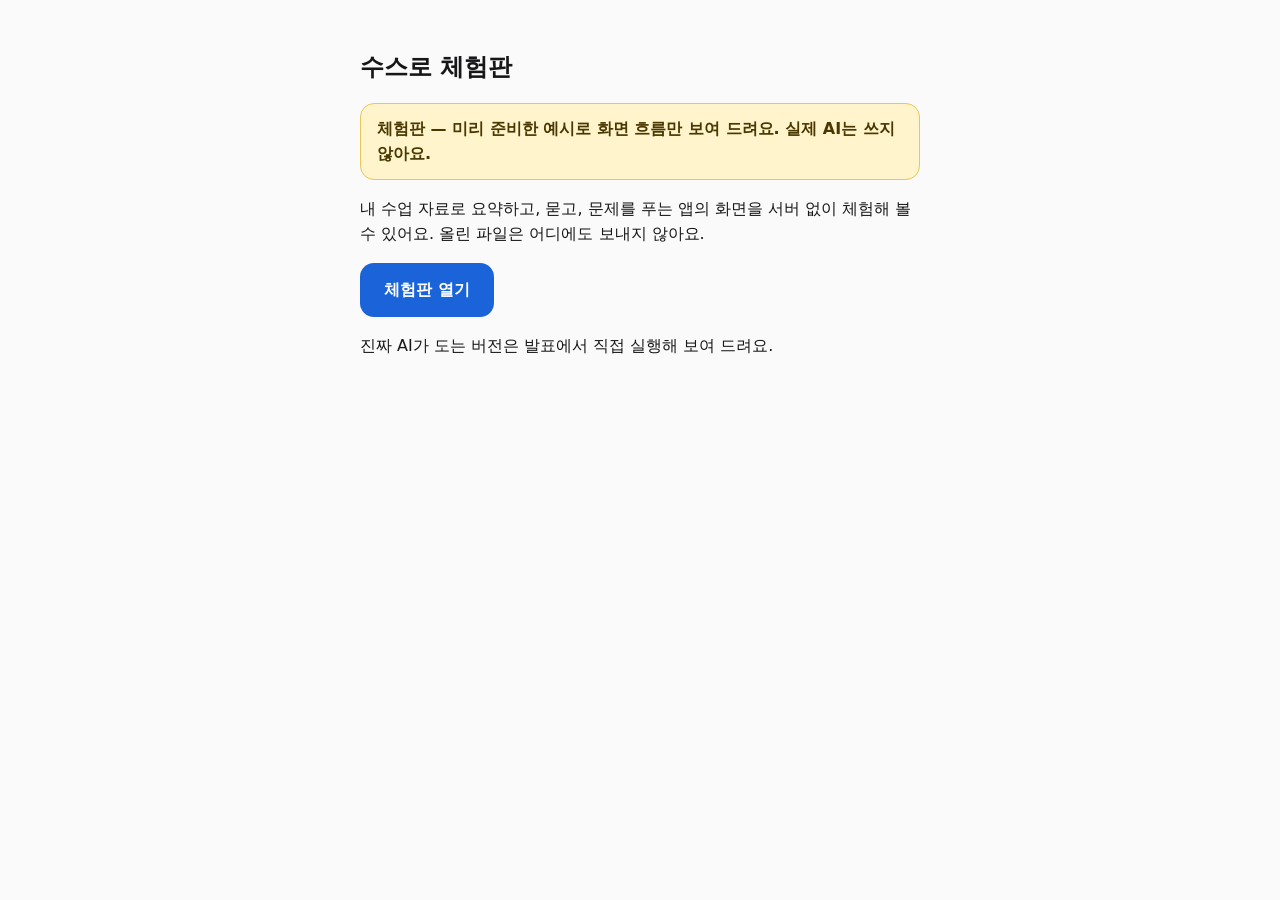
<file: index.html>
<!doctype html>
<html lang="ko">
<head>
<meta charset="utf-8">
<meta name="viewport" content="width=device-width, initial-scale=1">
<title>수스로 체험판 안내</title>
<style>
body { font-family: system-ui, "Apple SD Gothic Neo", "Malgun Gothic", sans-serif; margin: 0; background: #FAFAFA; color: #17171A; }
main { max-width: 560px; margin: 0 auto; padding: 32px 16px; line-height: 1.6; }
h1 { font-size: 24px; }
.btn { display: inline-block; padding: 14px 24px; border-radius: 14px; background: #1B63D8; color: #fff; font-weight: 700; text-decoration: none; }
.note { background: #FFF4CC; color: #4A3800; border: 1px solid #E8C65A; border-radius: 14px; padding: 12px 16px; font-weight: 700; }
a { color: #12468F; }
@media (prefers-color-scheme: dark) { body { background: #121214; color: #F1F1F4; } a { color: #AECDFF; } }
</style>
</head>
<body>
<main>
<h1>수스로 체험판</h1>
<p class="note">체험판 — 미리 준비한 예시로 화면 흐름만 보여 드려요. 실제 AI는 쓰지 않아요.</p>
<p>내 수업 자료로 요약하고, 묻고, 문제를 푸는 앱의 화면을 서버 없이 체험해 볼 수 있어요. 올린 파일은 어디에도 보내지 않아요.</p>
<p><a class="btn" href="demo/">체험판 열기</a></p>
<p>진짜 AI가 도는 버전은 발표에서 직접 실행해 보여 드려요.</p>
</main>
</body>
</html>
</file>
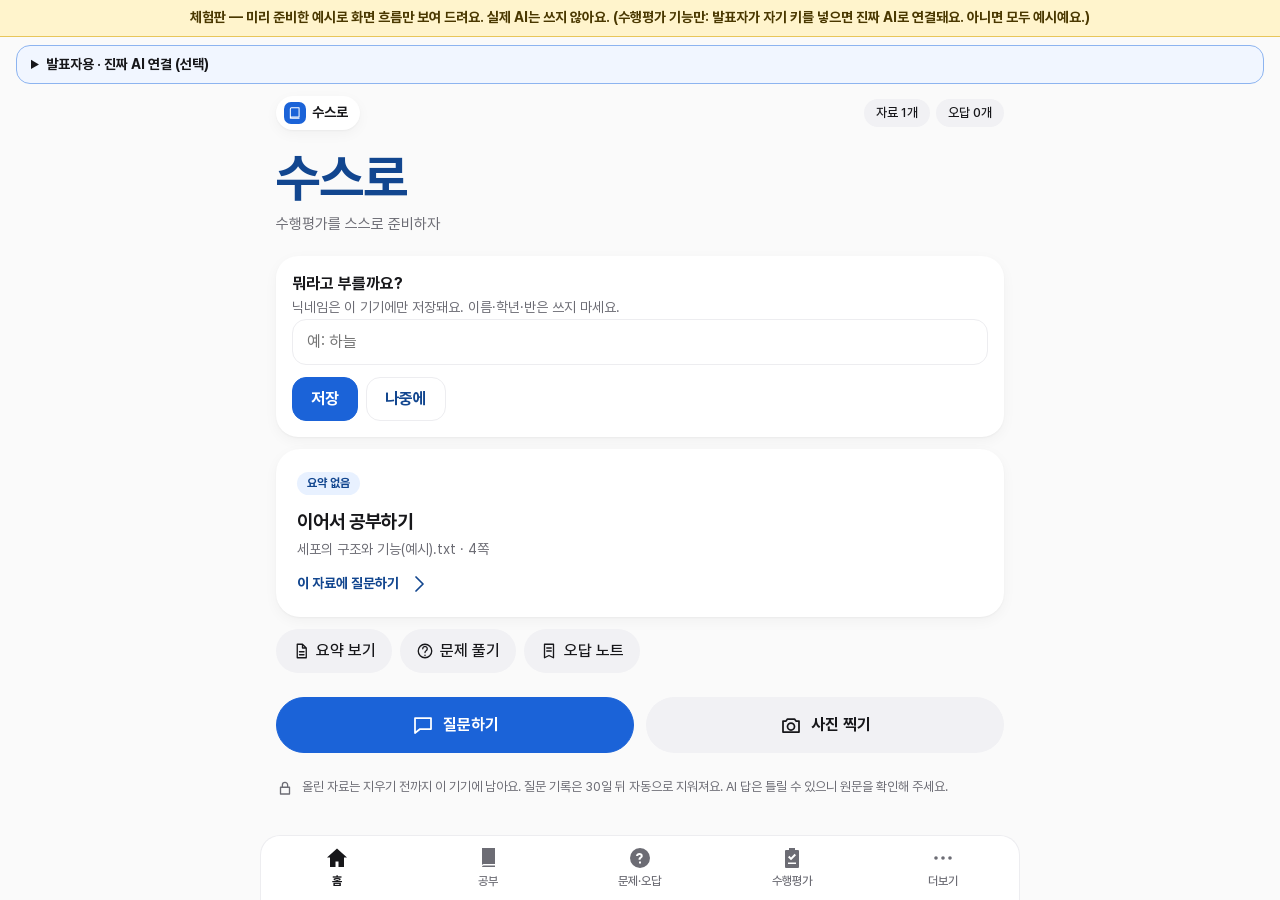
<file: demo/index.html>
<!doctype html>
<html lang="ko">
<head>
  <meta charset="utf-8">
  <meta name="viewport" content="width=device-width, initial-scale=1, viewport-fit=cover">
  <meta name="theme-color" content="#1A5FB8">
  <meta name="application-name" content="수스로">
  <meta name="apple-mobile-web-app-capable" content="yes">
  <meta name="apple-mobile-web-app-title" content="수스로">
  <link rel="manifest" href="static/manifest.webmanifest">
  <link rel="icon" href="static/icon.svg" type="image/svg+xml">
  <link rel="apple-touch-icon" href="static/icon-192.png">
  <link rel="stylesheet" href="static/app.css">
  <link rel="stylesheet" href="demo.css">
  <title>수스로 (체험판)</title>
</head>
<body>
<div class="demo-banner" id="demo-banner" role="note">체험판 — 미리 준비한 예시로 화면 흐름만 보여 드려요. 실제 AI는 쓰지 않아요. (수행평가 기능만: 발표자가 자기 키를 넣으면 진짜 AI로 연결돼요. 아니면 모두 예시예요.)</div>
<svg width="0" height="0" style="position:absolute" aria-hidden="true" focusable="false">
  <filter id="redpen-rough" filterUnits="userSpaceOnUse" x="-60" y="-60" width="200" height="200" color-interpolation-filters="sRGB">
    <feTurbulence type="fractalNoise" baseFrequency="0.7" numOctaves="2" seed="4" result="edge"/>
    <feDisplacementMap in="SourceGraphic" in2="edge" scale="2.4" xChannelSelector="R" yChannelSelector="G" result="rough"/>
    <feTurbulence type="fractalNoise" baseFrequency="1.1" numOctaves="2" seed="9" result="grain"/>
    <feColorMatrix in="grain" type="matrix" values="0 0 0 0 0  0 0 0 0 0  0 0 0 0 0  2.6 0 0 0 -0.42" result="paper"/>
    <feComposite in="rough" in2="paper" operator="in"/>
  </filter>
</svg>
<div id="app">
  <main id="screens" aria-live="polite"></main>
</div>
<nav class="tabbar" id="tabbar" aria-label="주요 메뉴"></nav>
<div id="sheet" class="sheet hidden" role="dialog" aria-modal="true" aria-label="출처 확인"></div>
<noscript><p style="padding:16px">이 앱은 자바스크립트가 켜져 있어야 해요. 자료 올리기, 요약, 질문을 쓰려면 브라우저 설정에서 켜 주세요.</p></noscript>
<script src="static/imageutil.js"></script>
<script src="static/penshape.js"></script>
<script src="byok.js"></script>
<script src="demo-shim.js"></script>
<script src="static/app.js"></script>
</body>
</html>
</file>
<file: demo/static/app.css>
/* 공부 도우미 화면 스타일. 글꼴은 Pretendard(SIL OFL, app/static/fonts)를 앱에 직접 담았고 외부 CDN은 쓰지 않습니다. 간격은 4/8 단위. */
@font-face { font-family: "Pretendard"; font-weight: 400; font-style: normal; font-display: swap; src: url("fonts/Pretendard-Regular.subset.woff2") format("woff2"); }
@font-face { font-family: "Pretendard"; font-weight: 500; font-style: normal; font-display: swap; src: url("fonts/Pretendard-Medium.subset.woff2") format("woff2"); }
@font-face { font-family: "Pretendard"; font-weight: 700; font-style: normal; font-display: swap; src: url("fonts/Pretendard-Bold.subset.woff2") format("woff2"); }

:root {
  --bg: #FAFAFA; --card: #FFFFFF; --line: #EDEDF0; --fg: #17171A; --muted: #6C6C74; --soft: #F1F1F4;
  --accent: #1B63D8; --accent-fg: #FFFFFF; --accent-soft: #E8F1FF; --accent-ink: #12468F; --accent-mid: #D3E4FF;
  --ok: #17663A; --ok-bg: #E6F4EC; --warn: #8A4600; --warn-bg: #FDF0E0; --note: #6B5200; --note-bg: #FBF4D5;
  --err: #9C1F18; --err-bg: #FDEEEC; --err-line: #F0C4C0;
  --pastel-green: #DDF3E6; --pastel-blue: #DCEBFF; --pastel-amber: #FFEDCB;
  --shadow: 0 1px 2px rgba(0,0,0,.04), 0 4px 14px rgba(0,0,0,.04);
  --r: 22px; --tab-h: 64px; --pen: #E0241B;
}
@media (prefers-color-scheme: dark) {
  :root:not([data-theme="light"]) {
    --bg: #121214; --card: #1C1C20; --line: #2C2C32; --fg: #F1F1F4; --muted: #A4A4AD; --soft: #26262B;
    --accent: #7FB2FF; --accent-fg: #0B1626; --accent-soft: #1D2D47; --accent-ink: #AECDFF; --accent-mid: #27406A;
    --ok: #8FD3A8; --ok-bg: #1C3326; --warn: #F2B070; --warn-bg: #3A2A16; --note: #E8CF6A; --note-bg: #353018;
    --err: #F6B1AB; --err-bg: #3A1F1D; --err-line: #6B3430;
    --pen: #FF6A5E; --pastel-green: #1E3A2B; --pastel-blue: #1F3556; --pastel-amber: #3D3016; --shadow: none;
  }
}
* { box-sizing: border-box; }
html { -webkit-text-size-adjust: 100%; }
body { margin: 0; color: var(--fg); word-break: keep-all; overflow-wrap: break-word;
  background: var(--bg);
  font: 400 16px/1.55 Pretendard, "Apple SD Gothic Neo", "Noto Sans KR", system-ui, sans-serif; }
button, input, textarea, select { font: inherit; color: inherit; }
h1, h2, h3, p { margin: 0; }
b, strong { font-weight: 700; }
.hidden { display: none !important; }

#app { max-width: 720px; margin: 0 auto; padding: 0 16px calc(var(--tab-h) + 32px); }
.screen { display: none; }
.screen.active { display: block; }

/* 상단 앱바 */
.appbar { position: sticky; top: 0; z-index: 10; display: grid; grid-template-columns: 48px 1fr 48px; align-items: center; min-height: 56px;
  margin: 0 -16px 8px; padding: 0 8px; background: color-mix(in srgb, var(--bg) 88%, transparent); backdrop-filter: blur(8px); }
.appbar h1 { text-align: center; font-size: 17px; font-weight: 700; }
.iconbtn { width: 44px; height: 44px; display: grid; place-items: center; border: 0; background: none; border-radius: 12px; color: var(--fg); cursor: pointer; }
.iconbtn:hover { background: var(--accent-soft); }

.title { font-size: 28px; line-height: 1.3; font-weight: 700; letter-spacing: -.02em; margin: 24px 0 4px; }
.subtitle { color: var(--muted); font-size: 15px; margin-bottom: 20px; }
.h2 { font-size: 17px; font-weight: 700; margin: 24px 0 8px; }
.muted { color: var(--muted); font-size: 14px; }

.card { background: var(--card); border: 0; border-radius: var(--r); padding: 16px; box-shadow: var(--shadow); }
.card + .card { margin-top: 12px; }

.ico { width: 24px; height: 24px; flex: none; fill: none; stroke: currentColor; stroke-width: 1.75; stroke-linecap: round; stroke-linejoin: round; }

/* 버튼 */
.btn { display: inline-flex; align-items: center; justify-content: center; gap: 8px; min-height: 44px; padding: 8px 18px;
  border-radius: 14px; border: 1px solid var(--accent); background: var(--accent); color: var(--accent-fg); font-weight: 700; cursor: pointer; }
.btn.secondary { background: var(--card); color: var(--accent-ink); border-color: var(--line); }
.btn.danger { background: transparent; color: var(--err); border-color: var(--err-line); }
.btn.block { width: 100%; }
.btn.small { min-height: 44px; padding: 4px 12px; font-size: 14px; }
.btn.big { min-height: 56px; border-radius: 16px; font-size: 16px; justify-content: space-between; padding: 8px 20px; }
.btn:disabled { opacity: .5; cursor: not-allowed; }
:focus-visible { outline: 3px solid var(--accent); outline-offset: 2px; }
.row { display: flex; flex-wrap: wrap; gap: 8px; align-items: center; margin-top: 12px; }
.row.end { justify-content: flex-end; }
.grow { flex: 1 1 auto; }

input[type=text], textarea, select { width: 100%; background: var(--card); border: 1px solid var(--line); border-radius: 14px; padding: 10px 14px; min-height: 44px; }
textarea { min-height: 96px; resize: vertical; line-height: 1.6; }
label.field, p.field { display: block; font-size: 14px; font-weight: 700; margin: 12px 0 8px; }

/* 상태 박스 */
.box { margin-top: 12px; border-radius: 14px; padding: 12px 14px; font-size: 15px; }
.box:empty { display: none; }
.box.error { background: var(--err-bg); color: var(--err); border: 1px solid var(--err-line); white-space: pre-wrap; }
.box.ok { background: var(--ok-bg); color: var(--ok); }
.box.busy { display: flex; align-items: center; gap: 12px; background: var(--accent-soft); color: var(--accent-ink); }
.spinner { width: 18px; height: 18px; border: 2px solid var(--accent-mid); border-top-color: var(--accent); border-radius: 50%; animation: spin .8s linear infinite; flex: none; }
@keyframes spin { to { transform: rotate(360deg); } }
@media (prefers-reduced-motion: reduce) { .spinner { animation-duration: 3s; } }

/* 빈 상태 */
.empty { text-align: center; color: var(--muted); padding: 32px 16px; }
.empty svg.illus { width: 120px; height: 96px; margin: 0 auto 12px; display: block; }
.empty strong { display: block; color: var(--fg); font-size: 17px; margin-bottom: 4px; }

/* 홈 */
.hero { margin-top: 12px; display: block; width: 100%; text-align: left; border: 1px solid var(--line); border-radius: 24px; padding: 20px; cursor: pointer;
  background: color-mix(in srgb, var(--card) 82%, transparent); box-shadow: var(--shadow); min-height: 144px; }
.hero .badge-ico { background: var(--pastel-blue); }
.hero b { display: block; font-size: 19px; margin-top: 12px; }
.hero .desc { color: var(--muted); font-size: 14px; display: block; margin-top: 2px; overflow-wrap: anywhere; }
.hero .go { display: flex; align-items: center; gap: 8px; color: var(--accent-ink); font-weight: 700; font-size: 14px; margin-top: 12px; }
.duo { display: grid; grid-template-columns: 1fr 1fr; gap: 12px; margin-top: 12px; }
.mini { display: block; text-align: left; border: 1px solid var(--line); border-radius: 24px; padding: 16px; cursor: pointer;
  background: color-mix(in srgb, var(--card) 82%, transparent); box-shadow: var(--shadow); min-height: 132px; }
.mini b { display: block; font-size: 16px; margin-top: 8px; }
.mini .desc { color: var(--muted); font-size: 13px; display: block; margin-top: 2px; }
.badge-ico { display: grid; place-items: center; width: 44px; height: 44px; border-radius: 50%; color: var(--accent-ink); }
.badge-ico.green { background: var(--pastel-green); color: var(--ok); }
.badge-ico.blue { background: var(--pastel-blue); }
.badge-ico.amber { background: var(--pastel-amber); color: var(--warn); }
.privacy { display: flex; gap: 8px; align-items: flex-start; margin-top: 24px; color: var(--muted); font-size: 13px; }
.privacy .ico { width: 18px; height: 18px; margin-top: 2px; }

/* 상단 칩 */
.chips { display: flex; gap: 8px; overflow-x: auto; padding: 4px 16px 8px; margin: 0 -16px; scrollbar-width: none; }
.chip { flex: none; min-height: 44px; padding: 8px 16px; border-radius: 999px; border: 1px solid var(--line); background: var(--card); color: var(--fg); font-weight: 500; cursor: pointer;
  display: inline-flex; align-items: center; gap: 6px; }
.chip .ico { width: 18px; height: 18px; }
.chip[aria-selected="true"], .chip[aria-pressed="true"] { background: var(--accent); border-color: var(--accent); color: var(--accent-fg); font-weight: 700; }

/* 자료 카드 */
.mats { list-style: none; margin: 0; padding: 0; display: grid; gap: 8px; }
.mat { display: flex; align-items: center; gap: 8px; background: var(--card); border: 1px solid var(--line); border-radius: 16px; padding: 4px 8px 4px 4px; }
.mat.sel { border-color: var(--accent); background: var(--accent-soft); }
.mat .pick { flex: 1; min-width: 0; display: flex; align-items: center; gap: 12px; min-height: 56px; padding: 8px; background: none; border: 0; text-align: left; cursor: pointer; border-radius: 12px; }
.mat .nm { font-weight: 700; overflow-wrap: anywhere; display: block; }
.mat .meta { font-size: 13px; color: var(--muted); display: flex; flex-wrap: wrap; gap: 0 12px; }
.mat.sel .meta { color: var(--accent-ink); }
.tag { font-size: 12px; font-weight: 700; border-radius: 999px; padding: 0 8px; border: 1px solid var(--line); }
.tag.yes { color: var(--ok); background: var(--ok-bg); border-color: transparent; }
.dot { width: 20px; height: 20px; border-radius: 50%; border: 2px solid var(--line); flex: none; }
.mat.sel .dot { border-color: var(--accent); background: radial-gradient(var(--accent) 45%, transparent 50%); }

.summary { margin-top: 12px; white-space: pre-wrap; overflow-wrap: anywhere; background: var(--bg); border-radius: 14px; padding: 12px 14px; }
.summary:empty { display: none; }

/* 채팅 */
.chat { display: grid; gap: 20px; margin-top: 8px; }
.me { justify-self: end; max-width: 86%; background: var(--accent); color: var(--accent-fg); padding: 10px 16px; border-radius: 20px 20px 6px 20px; overflow-wrap: anywhere; white-space: pre-wrap; }
.ai { display: flex; gap: 10px; align-items: flex-start; }
.avatar { width: 32px; height: 32px; border-radius: 50%; background: var(--accent); color: var(--accent-fg); display: grid; place-items: center; flex: none; }
.avatar .ico { width: 18px; height: 18px; }
.ai .col { flex: 1; min-width: 0; }
.ai .who { font-size: 13px; font-weight: 700; margin-bottom: 4px; }
.bubble { background: var(--card); border: 1px solid var(--line); border-radius: 6px 20px 20px 20px; padding: 14px 16px; white-space: pre-wrap; overflow-wrap: anywhere; box-shadow: var(--shadow); }
.src { margin-top: 8px; display: flex; align-items: center; gap: 12px; width: 100%; text-align: left; background: var(--accent-soft); color: var(--accent-ink);
  border: 1px solid var(--accent-mid); border-radius: 16px; padding: 10px 12px; min-height: 56px; cursor: pointer; }
.src .box-ico { width: 36px; height: 36px; border-radius: 10px; background: var(--accent); color: var(--accent-fg); display: grid; place-items: center; flex: none; }
.src .box-ico .ico { width: 20px; height: 20px; }
.src b { display: block; font-size: 14px; overflow-wrap: anywhere; }
.src small { display: block; font-size: 12px; color: var(--muted); }
.acts { display: flex; gap: 4px; margin-top: 4px; }
.acts .iconbtn { width: 44px; height: 36px; color: var(--muted); }
.when { font-size: 12px; color: var(--muted); text-align: center; }
.composer { position: sticky; bottom: calc(var(--tab-h) + 8px); margin-top: 16px; display: flex; align-items: flex-end; gap: 8px; background: var(--card);
  border: 1px solid var(--line); border-radius: 28px; padding: 6px 6px 6px 18px; box-shadow: var(--shadow); }
.composer textarea { border: 0; min-height: 44px; max-height: 140px; padding: 10px 0; background: transparent; resize: none; flex: 1; border-radius: 0; }
.composer textarea:focus-visible { outline: none; }
.composer:focus-within { outline: 3px solid var(--accent); }
.send { width: 44px; height: 44px; border-radius: 50%; border: 0; background: var(--accent); color: var(--accent-fg); display: grid; place-items: center; cursor: pointer; flex: none; }
.send:disabled { opacity: .5; cursor: not-allowed; }

/* 출처 확인 화면(시트) */
.sheet { position: fixed; inset: 0; z-index: 30; background: var(--bg); overflow-y: auto; padding: 0 16px; }
.sheet .inner { max-width: 720px; margin: 0 auto; padding-bottom: 32px; }
.sheet .appbar { margin: 0 -16px 8px; }
.docinfo { display: flex; align-items: center; gap: 12px; }
.docinfo .box-ico { width: 48px; height: 48px; border-radius: 14px; background: var(--accent-soft); color: var(--accent-ink); display: grid; place-items: center; flex: none; }
.docinfo .nm { font-weight: 700; overflow-wrap: anywhere; }
.chipline { font-size: 12px; font-weight: 700; border: 1px solid var(--line); border-radius: 999px; padding: 2px 10px; white-space: nowrap; color: var(--muted); }
.paper { margin-top: 12px; background: #FFFFFF; color: #172033; border: 1px solid var(--line); border-radius: 16px; padding: 20px; box-shadow: var(--shadow); }
.excerpt { white-space: pre-wrap; overflow-wrap: anywhere; line-height: 1.85; }
.pageno { text-align: right; font-size: 13px; color: #55627A; margin-top: 12px; }
/* 발췌 영역은 어두운 모드에서도 흰 종이라서, 강조도 밝은 바탕+진한 글자로 고정합니다 */
mark { background: #D6E8FF; color: #0E2A57; font-weight: 700; border-radius: 4px; padding: 1px 2px; }
.info { display: flex; gap: 8px; align-items: flex-start; color: var(--muted); font-size: 14px; margin: 16px 0; }
.info .ico { width: 20px; height: 20px; margin-top: 2px; }

/* 문제 */
.q { margin-top: 12px; }
.q h3 { font-size: 16px; margin-bottom: 8px; overflow-wrap: anywhere; }
.choice { display: flex; gap: 12px; align-items: flex-start; width: 100%; text-align: left; background: var(--card); border: 1px solid var(--line);
  border-radius: 14px; padding: 12px; margin-top: 8px; min-height: 48px; cursor: pointer; }
.choice[aria-pressed="true"] { border-color: var(--accent); background: var(--accent-soft); color: var(--accent-ink); font-weight: 700; }
.choice.right { border-color: var(--ok); background: var(--ok-bg); color: var(--ok); }
.choice.wrong { border-color: var(--err); background: var(--err-bg); color: var(--err); }
.num { flex: none; width: 24px; height: 24px; border-radius: 50%; border: 1.5px solid currentColor; display: grid; place-items: center; font-size: 13px; font-weight: 700; }
.explain { margin-top: 8px; font-size: 14px; background: var(--bg); border-radius: 12px; padding: 8px 12px; }
.score { font-size: 32px; font-weight: 700; }

/* 수행평가 결과 카드 */
.res { border-left: 6px solid var(--line); }
.res.ok { border-left-color: var(--ok); } .res.warn { border-left-color: var(--warn); } .res.note { border-left-color: var(--note); }
.pill { display: inline-block; font-size: 13px; font-weight: 700; border-radius: 999px; padding: 2px 12px; }
.pill.ok { background: var(--ok-bg); color: var(--ok); } .pill.warn { background: var(--warn-bg); color: var(--warn); } .pill.note { background: var(--note-bg); color: var(--note); }
.quote { border-left: 3px solid var(--line); padding-left: 12px; color: var(--muted); font-size: 14px; margin-top: 8px; white-space: pre-wrap; overflow-wrap: anywhere; }
table.grid { width: 100%; border-collapse: collapse; font-size: 14px; }
table.grid th, table.grid td { border: 1px solid var(--line); padding: 6px; vertical-align: top; text-align: left; }

.notice { font-size: 13px; color: var(--muted); margin-top: 16px; }
.confirm { margin-top: 8px; font-size: 13px; color: var(--muted); }
.list { list-style: none; margin: 0; padding: 0; display: grid; gap: 8px; }

/* 파일 고르기 */
.sr-only { position: absolute; width: 1px; height: 1px; margin: -1px; padding: 0; overflow: hidden; clip: rect(0 0 0 0); border: 0; white-space: nowrap; }
.picker { display: flex; flex-wrap: wrap; align-items: center; gap: 8px 12px; }
.picker .btn { cursor: pointer; }
.picker:focus-within .btn { outline: 3px solid var(--accent); outline-offset: 2px; }
.fname { overflow-wrap: anywhere; word-break: break-all; }

/* 하단 탭 */
.tabbar { position: fixed; left: 0; right: 0; bottom: 0; z-index: 20; display: flex; background: var(--card); border-top: 1px solid var(--line);
  padding-bottom: env(safe-area-inset-bottom); }
.tab { flex: 1; min-height: var(--tab-h); display: flex; flex-direction: column; align-items: center; justify-content: center; gap: 2px;
  background: none; border: 0; color: var(--muted); font-size: 12px; font-weight: 500; cursor: pointer; }
.tab[aria-current="page"] { color: var(--accent-ink); font-weight: 700; }
.tab[aria-current="page"] .ico { stroke-width: 2.25; }

@media (min-width: 900px) {
  #app { max-width: 760px; }
  .tabbar { left: 50%; right: auto; transform: translateX(-50%); width: 760px; border: 1px solid var(--line); border-bottom: 0; border-radius: 20px 20px 0 0; }
}
.brand { font-size: 52px; line-height: 1.1; letter-spacing: -.03em; margin: 20px 0 6px; color: var(--accent-ink); }
.brand-sub { font-size: 15px; margin-bottom: 20px; }
@media (max-width: 380px) { .tab { font-size: 11px; } .title { font-size: 24px; } .brand { font-size: 44px; } .duo { grid-template-columns: 1fr; } }

/* ===== 디자인 2차: 중립 배경, 무테두리 카드, 허브·행 목록·분할 버튼 ===== */
.title { font-weight: 700; }
.label { font-size: 13px; font-weight: 500; color: var(--muted); margin: 24px 4px 8px; }
.ico.fill { fill: currentColor; stroke: none; }
.tab[aria-current="page"] { color: var(--fg); }
.tab[aria-current="page"] .ico { stroke-width: 1.75; }
.mini, .hero, .choice, .src, .mat, .composer, .bubble { border-color: transparent; }
.hero, .mini { background: var(--card); }

/* 홈 상단 칩 */
.topline { display: flex; align-items: center; justify-content: space-between; gap: 8px; margin: 12px 0 4px; }
.logo-chip { display: inline-flex; align-items: center; gap: 6px; font-weight: 700; font-size: 14px; background: var(--card); box-shadow: var(--shadow); border-radius: 999px; padding: 6px 12px 6px 8px; }
.logo-chip .dot-logo { width: 22px; height: 22px; border-radius: 7px; background: var(--accent); color: var(--accent-fg); display: grid; place-items: center; }
.logo-chip .dot-logo .ico { width: 14px; height: 14px; }
.stats-chips { display: flex; gap: 6px; }
.pill-stat { font-size: 13px; font-weight: 500; background: var(--soft); border-radius: 999px; padding: 4px 12px; color: var(--fg); }
.tagchip { display: inline-block; font-size: 12px; font-weight: 700; border-radius: 999px; padding: 2px 10px; background: var(--accent-soft); color: var(--accent-ink); }

/* 빠른 실행 알약 */
.quick { display: grid; grid-template-columns: 1fr 1fr; gap: 12px; margin-top: 24px; }
.quick .btn { min-height: 56px; border-radius: 999px; font-size: 16px; }
.quick .btn.secondary { background: var(--soft); border-color: transparent; color: var(--fg); }
.softpills { display: flex; flex-wrap: wrap; gap: 8px; margin-top: 12px; }
.softpill { min-height: 44px; border-radius: 999px; border: 0; background: var(--soft); color: var(--fg); padding: 8px 16px; font-weight: 500; cursor: pointer; display: inline-flex; align-items: center; gap: 6px; }
.softpill .ico { width: 18px; height: 18px; }

/* 기능 허브: 2열 격자 */
.hub { display: grid; grid-template-columns: 1fr 1fr; gap: 12px; }
.tile { display: flex; flex-direction: column; justify-content: space-between; min-height: 112px; text-align: left; background: var(--card); border: 0; border-radius: 22px;
  padding: 16px; box-shadow: var(--shadow); cursor: pointer; font-weight: 700; font-size: 16px; }
.tile .badge-ico { width: 40px; height: 40px; }
.tile .badge-ico .ico { width: 22px; height: 22px; }

/* 단순 행 목록 */
.rows { list-style: none; margin: 0; padding: 0; background: var(--card); border-radius: 22px; box-shadow: var(--shadow); overflow: hidden; }
.rowitem { display: flex; align-items: center; gap: 12px; width: 100%; text-align: left; background: none; border: 0; padding: 14px 16px; min-height: 60px; cursor: pointer; color: var(--fg); }
.rows li + li .rowitem, .rows li + li .rowwrap { border-top: 1px solid var(--line); }
.rowitem .nm { font-weight: 700; display: block; overflow-wrap: anywhere; }
.rowitem .meta { font-size: 13px; color: var(--muted); }
.rowitem .go-ico { color: var(--muted); margin-left: auto; flex: none; }
.rowitem .go-ico .ico { width: 20px; height: 20px; }
.rowwrap { display: flex; align-items: center; }
.rowwrap .rowitem { flex: 1; min-width: 0; }
.rowwrap .btn { margin-right: 12px; }
.rowitem[aria-pressed="true"] .nm { color: var(--accent-ink); }

/* 분할 버튼(세그먼트) */
.seg { display: flex; background: var(--soft); border-radius: 14px; padding: 4px; gap: 4px; margin: 4px 0 12px; }
.seg button { flex: 1; min-height: 44px; border: 0; background: none; border-radius: 11px; font-weight: 500; color: var(--muted); cursor: pointer; }
.seg button[aria-selected="true"] { background: var(--card); color: var(--fg); font-weight: 700; box-shadow: 0 1px 3px rgba(0,0,0,.08); }
.count { font-size: 13px; color: var(--muted); margin: 8px 4px; }

/* 사진 찍기 */
.snap { background: #111114; color: #fff; border-radius: 22px; padding: 16px; text-align: center; }
.snap .hint { display: inline-block; background: rgba(255,255,255,.16); border-radius: 999px; padding: 6px 14px; font-size: 13px; margin-bottom: 12px; }
.snap .preview { width: 100%; max-height: 280px; object-fit: contain; border-radius: 14px; background: #000; display: block; margin: 8px 0; }
.snap .btn { border-color: transparent; }
.snap .btn.light { background: #fff; color: #111114; }
.snap .btn.ghost { background: rgba(255,255,255,.16); color: #fff; }
.shutter { width: 72px; height: 72px; border-radius: 50%; border: 4px solid #fff; background: transparent; display: grid; place-items: center; cursor: pointer; margin: 8px auto; padding: 0; }
.shutter span { width: 54px; height: 54px; border-radius: 50%; background: #fff; display: block; }

/* 더보기: 프로필·통계 */
.profile { display: flex; align-items: center; gap: 16px; }
.avatar-lg { width: 64px; height: 64px; border-radius: 50%; background: var(--accent-soft); color: var(--accent-ink); display: grid; place-items: center; font-size: 24px; font-weight: 700; flex: none; }
.statgrid { display: grid; grid-template-columns: 1fr 1fr; gap: 12px; margin-top: 16px; }
.statbox { background: var(--soft); border-radius: 18px; padding: 14px 16px; }
.statbox b { display: block; font-size: 24px; }
.statbox span { color: var(--muted); font-size: 13px; }
.sm-pill { min-height: 44px; border-radius: 999px; border: 0; background: var(--soft); color: var(--fg); padding: 6px 16px; font-weight: 500; cursor: pointer; }

/* ===== 빨간 색연필 표시: 채점 결과의 문제 번호·정답 선택지 번호 위에 얹는 장식(정답=동그라미, 오답=긴 한 획) ===== */
.q h3.qhead { display: flex; gap: 18px; align-items: flex-start; margin-left: 6px; }
.qno { position: relative; flex: none; width: 36px; height: 36px; display: grid; place-items: center; font-weight: 700; font-size: 16px; line-height: 1; }
.qdigit, .numdigit { position: relative; z-index: 0; }
.qno .pen { position: absolute; left: -14px; top: -14px; width: 64px; height: 64px; overflow: visible; pointer-events: none; z-index: 1; }
.choice .num { position: relative; margin-right: 8px; }
.choice .num .pen { position: absolute; left: -11px; top: -11px; width: 46px; height: 46px; overflow: visible; pointer-events: none; z-index: 1; }
.pen path { fill: none; stroke: var(--pen); stroke-linecap: round; stroke-linejoin: round; opacity: .92; stroke-dasharray: 1; stroke-dashoffset: 0; }
.qtext { padding-top: 6px; overflow-wrap: anywhere; }
.q, .choice { overflow: visible; }
@media (prefers-reduced-motion: no-preference) {
  /* 빠르게 쓱: 시작이 빠르고 끝에서 살짝 감속(ease-out). 표시가 나타날 때 아주 약간(1.04→1) 커졌다 자리잡음 */
  .pen path { stroke-dashoffset: 1; animation: pen-draw var(--dur, .15s) cubic-bezier(.2, .8, .3, 1) var(--delay, 0s) forwards; }
  .pen { animation: pen-pop .22s ease-out var(--pop-delay, 0s) both; transform-origin: center; }
}
@keyframes pen-draw { to { stroke-dashoffset: 0; } }
@keyframes pen-pop { from { transform: scale(1.04); } to { transform: scale(1); } }
@media (prefers-reduced-motion: reduce) { .pen path { animation: none; stroke-dashoffset: 0; } .pen { animation: none; } }
</file>
<file: demo/demo.css>
/* 체험판 전용 스타일: 항상 보이는 안내 배너와 '예시' 표시. 앱 화면 스타일(app.css)은 그대로 씁니다. */
:root { --demo-banner-h: 56px; }
.demo-banner { position: sticky; top: 0; z-index: 100; padding: 8px 16px; padding-top: calc(8px + env(safe-area-inset-top));
  background: #FFF4CC; color: #4A3800; border-bottom: 1px solid #E8C65A; font-size: 14px; font-weight: 700; line-height: 1.4; text-align: center; }
@media (prefers-color-scheme: dark) { .demo-banner { background: #4A3800; color: #FFF4CC; border-bottom-color: #8A6D12; } }
.appbar { top: var(--demo-banner-h); }
.sheet { top: var(--demo-banner-h); }
.sheet .appbar { top: 0; }
.demo-tag { display: inline-block; margin: 0 6px; padding: 1px 8px; border-radius: 999px; background: #FFF4CC; color: #4A3800; border: 1px solid #E8C65A;
  font-size: 12px; font-weight: 700; line-height: 1.5; vertical-align: middle; }
@media (prefers-color-scheme: dark) { .demo-tag { background: #4A3800; color: #FFF4CC; border-color: #8A6D12; } }
.score .demo-tag { font-size: 12px; }
.demo-tag.real { background: #DCEBFF; color: #12468F; border-color: #8DB4F0; }
@media (prefers-color-scheme: dark) { .demo-tag.real { background: #12325F; color: #DCEBFF; border-color: #3C6BB5; } }
.byok { margin: 8px 16px; padding: 8px 14px; border: 1px solid #8DB4F0; border-radius: 14px; background: #F1F6FF; color: #17171A; font-size: 14px; line-height: 1.5; }
.byok summary { cursor: pointer; font-weight: 700; }
.byok-warn { font-weight: 700; color: #7A2E00; }
.byok input { width: 100%; box-sizing: border-box; padding: 10px 12px; font-size: 16px; border: 1px solid #8DB4F0; border-radius: 10px; }
.byok-row { display: flex; gap: 8px; margin: 8px 0; }
.byok-btn { padding: 8px 16px; border-radius: 10px; border: 1px solid #1B63D8; background: #1B63D8; color: #fff; font-weight: 700; }
.byok-btn:last-child { background: transparent; color: #1B63D8; }
#byok-status[data-kind="fail"] { color: #A12A00; font-weight: 700; }
@media (prefers-color-scheme: dark) { .byok { background: #14233D; color: #F1F1F4; border-color: #3C6BB5; } .byok-warn { color: #FFC9A3; } .byok input { background: #0E1626; color: #F1F1F4; } #byok-status[data-kind="fail"] { color: #FFB59C; } }
</file>
